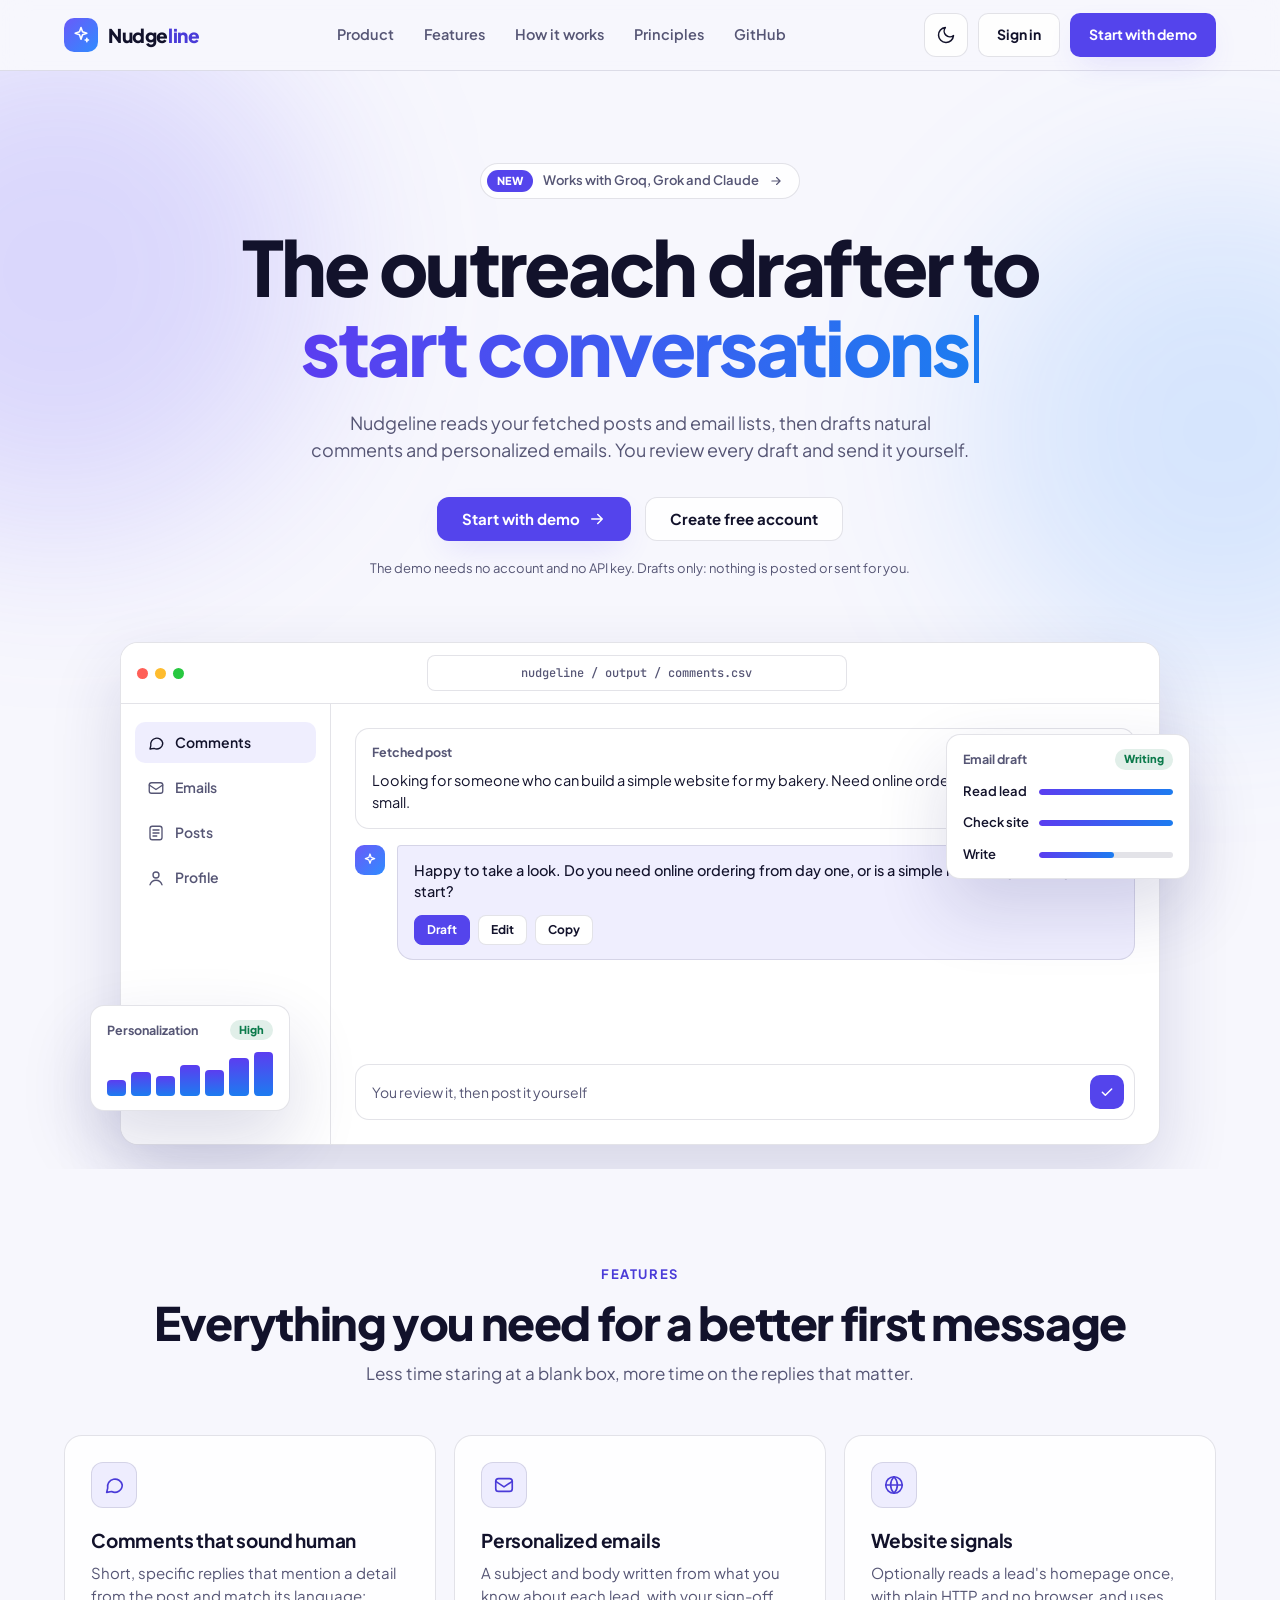
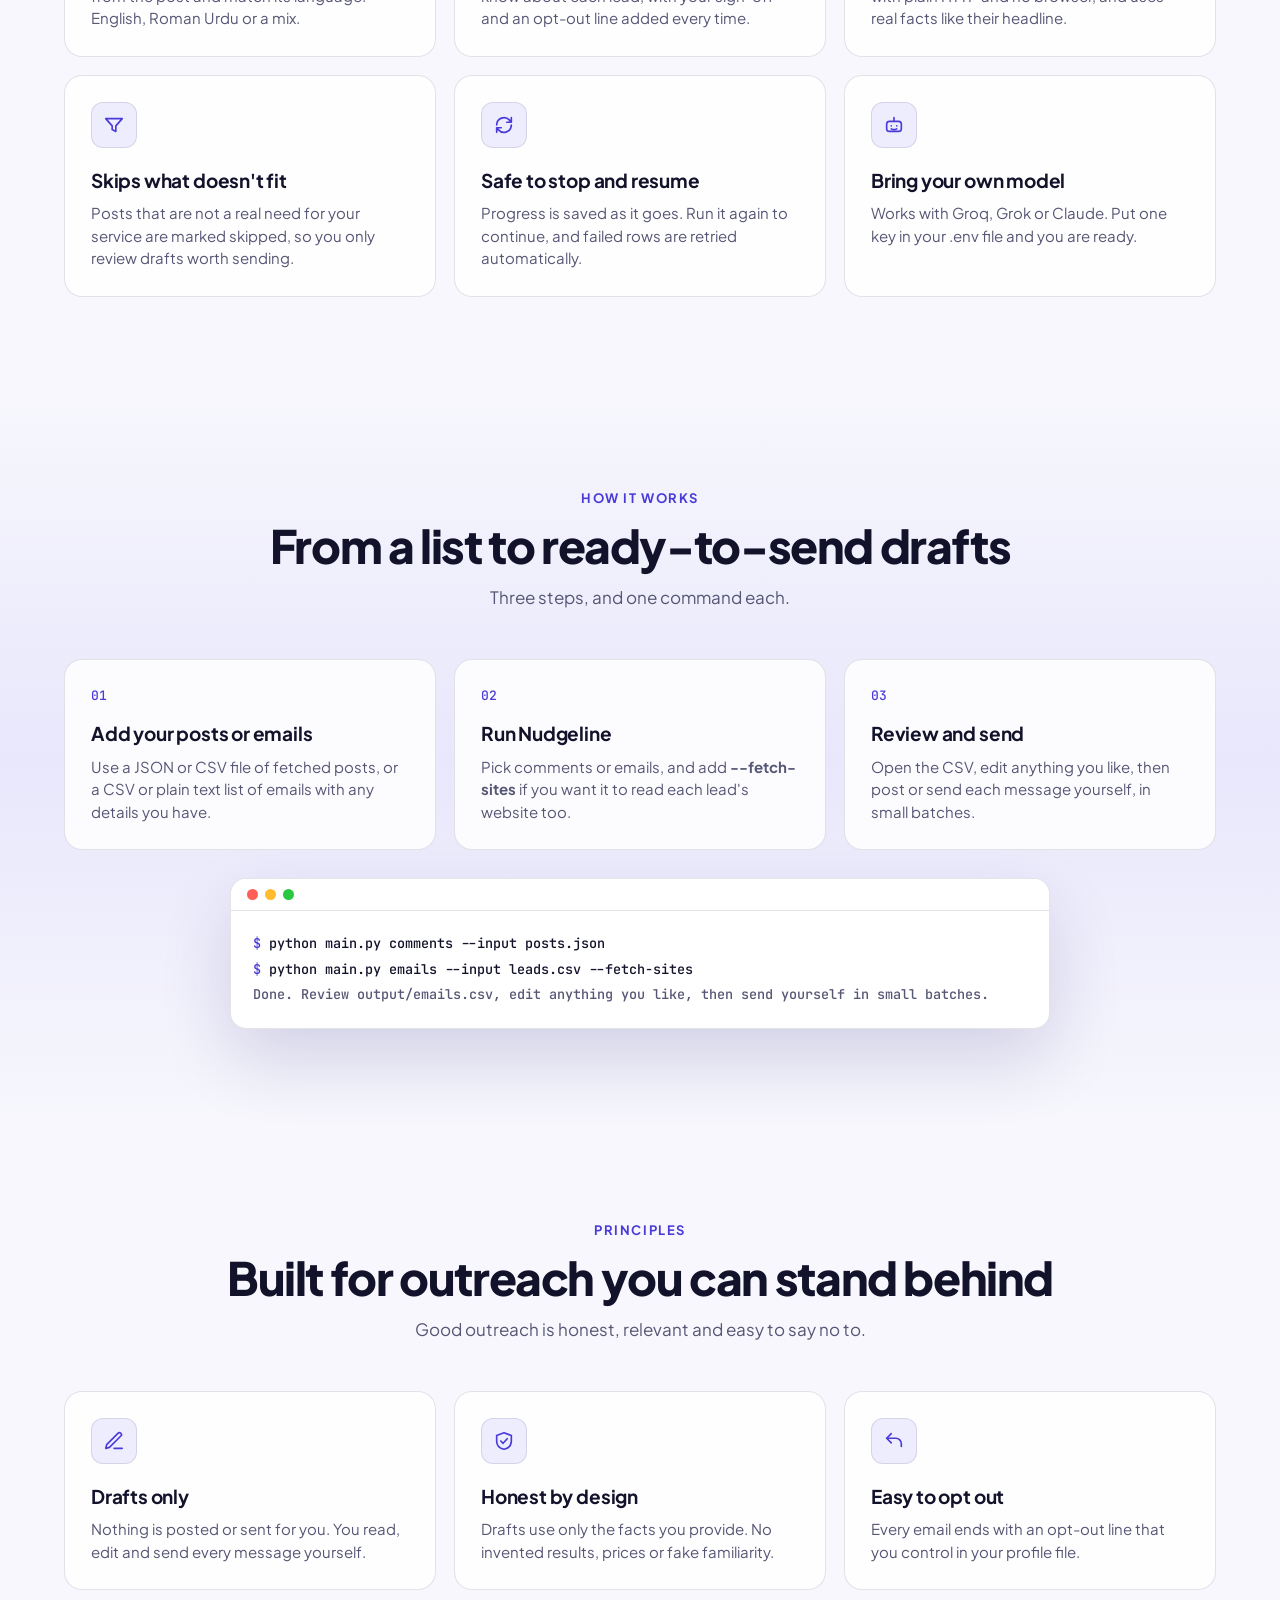
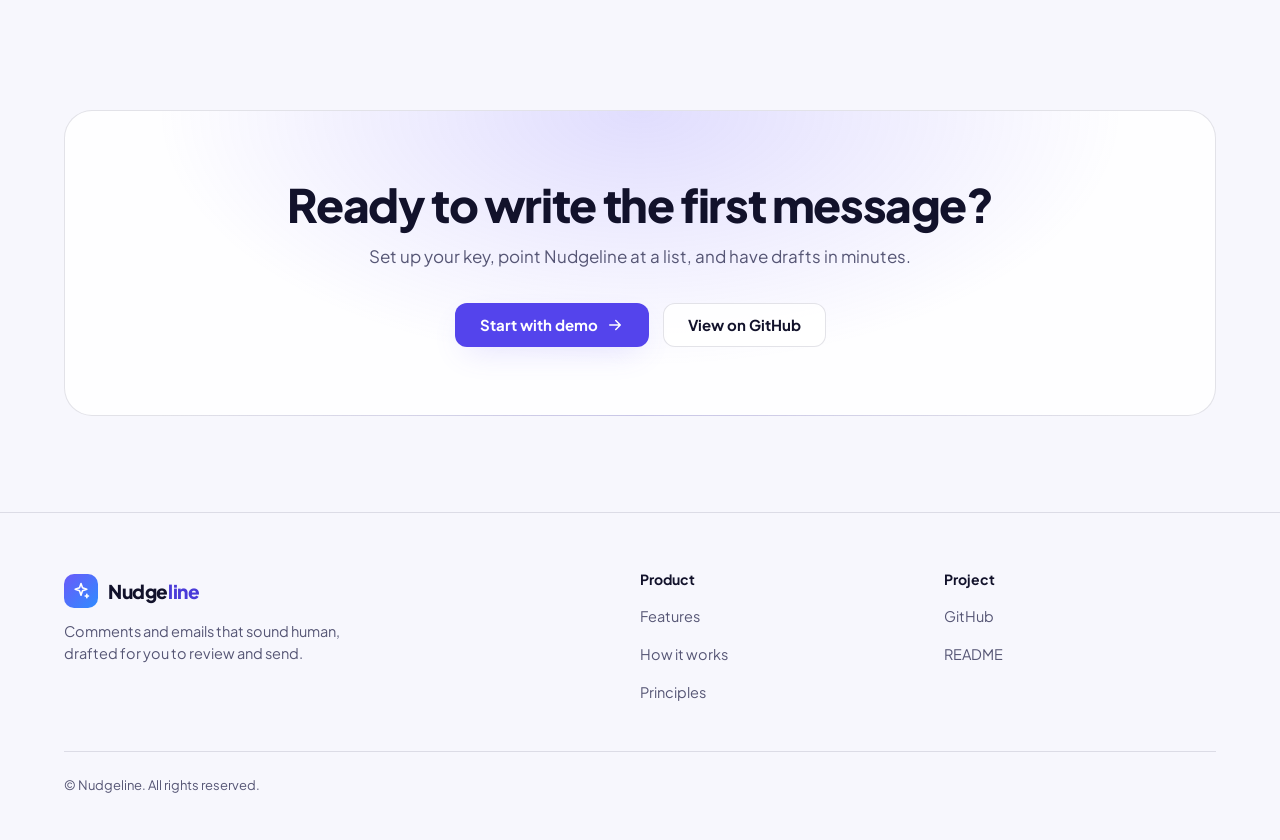
<file: frontend/index.html>
<!doctype html>
<html lang="en" data-theme="dark">
<head>
  <meta charset="utf-8">
  <meta name="viewport" content="width=device-width, initial-scale=1">
  <title>Nudgeline: comments and emails that sound human</title>
  <meta name="description" content="Nudgeline drafts natural comments and personalized emails for your leads. You review every draft and send it yourself.">
  <meta name="color-scheme" content="dark light">
  <!-- Set the theme before first paint: saved choice, else the visitor's OS setting. -->
  <script>
    (function () {
      var t;
      try { t = localStorage.getItem('nudgeline-theme'); } catch (e) {}
      if (t !== 'light' && t !== 'dark') {
        t = window.matchMedia && window.matchMedia('(prefers-color-scheme: light)').matches ? 'light' : 'dark';
      }
      document.documentElement.setAttribute('data-theme', t);
    })();
  </script>
  <link href="https://fonts.googleapis.com/css2?family=Plus+Jakarta+Sans:wght@400;500;600;700;800&family=JetBrains+Mono:wght@500&display=swap" rel="stylesheet">
  <link rel="stylesheet" href="styles.css">
</head>
<body id="top">

  <header class="nav-wrap">
    <div class="nav">
      <a class="brand" href="#top" aria-label="Nudgeline home">
        <span class="logo"><svg width="20" height="20" viewBox="0 0 24 24" fill="none" stroke="currentColor" stroke-width="1.9" stroke-linecap="round" stroke-linejoin="round" aria-hidden="true"><path d="M12 3l1.8 5.2L19 10l-5.2 1.8L12 17l-1.8-5.2L5 10l5.2-1.8z"/><path d="M19 16v4M17 18h4"/></svg></span>
        <span>Nudge<em>line</em></span>
      </a>
      <nav class="nav-links" aria-label="Primary">
        <a href="#product">Product</a>
        <a href="#features">Features</a>
        <a href="#how">How it works</a>
        <a href="#principles">Principles</a>
        <a href="https://github.com/Hafsa-Anwar65/NudgeLine" target="_blank" rel="noopener">GitHub</a>
      </nav>
      <div class="nav-actions">
        <button class="icon-btn" id="theme-toggle" type="button" aria-label="Switch to light mode" title="Switch to light mode">
          <svg class="i-sun" width="20" height="20" viewBox="0 0 24 24" fill="none" stroke="currentColor" stroke-width="1.8" stroke-linecap="round" stroke-linejoin="round" aria-hidden="true"><circle cx="12" cy="12" r="4"/><path d="M12 2v2M12 20v2M4.9 4.9l1.4 1.4M17.7 17.7l1.4 1.4M2 12h2M20 12h2M4.9 19.1l1.4-1.4M17.7 6.3l1.4-1.4"/></svg>
          <svg class="i-moon" width="20" height="20" viewBox="0 0 24 24" fill="none" stroke="currentColor" stroke-width="1.8" stroke-linecap="round" stroke-linejoin="round" aria-hidden="true"><path d="M21 12.8A9 9 0 1 1 11.2 3a7 7 0 0 0 9.8 9.8z"/></svg>
        </button>
        <a class="btn btn-ghost btn-sm" href="/app" data-app>Sign in</a>
        <a class="btn btn-primary btn-sm" href="/app?demo=1" data-app>Start with demo</a>
      </div>
    </div>
  </header>

  <main>
    <section class="hero">
      <div class="glow glow-1"></div>
      <div class="glow glow-2"></div>
      <div class="wrap">
        <a class="badge" href="#features">
          <span class="badge-new">New</span>
          <span>Works with Groq, Grok and Claude</span>
          <svg width="14" height="14" viewBox="0 0 24 24" fill="none" stroke="currentColor" stroke-width="2" stroke-linecap="round" stroke-linejoin="round" aria-hidden="true"><path d="M5 12h14M13 6l6 6-6 6"/></svg>
        </a>
        <h1 class="h1" aria-label="The outreach drafter to start conversations, write better emails, reply like a human">The outreach drafter to<br><span class="grad" id="typed">start conversations</span><span class="caret" aria-hidden="true"></span></h1>
        <p class="lead">Nudgeline reads your fetched posts and email lists, then drafts natural comments and personalized emails. You review every draft and send it yourself.</p>
        <div class="cta-row">
          <a class="btn btn-primary" href="/app?demo=1" data-app>Start with demo
            <svg width="18" height="18" viewBox="0 0 24 24" fill="none" stroke="currentColor" stroke-width="2" stroke-linecap="round" stroke-linejoin="round" aria-hidden="true"><path d="M5 12h14M13 6l6 6-6 6"/></svg>
          </a>
          <a class="btn btn-ghost" href="/app" data-app>Create free account</a>
        </div>
        <p class="fine">The demo needs no account and no API key. Drafts only: nothing is posted or sent for you.</p>
      </div>

      <div class="stage" id="product" aria-hidden="true">
        <div class="window">
          <div class="win-bar">
            <div class="dots"><span class="dot" style="background:#ff5f57"></span><span class="dot" style="background:#febc2e"></span><span class="dot" style="background:#28c840"></span></div>
            <div class="url">nudgeline / output / comments.csv</div>
            <div style="width:54px"></div>
          </div>
          <div class="win-body">
            <div class="side">
              <div class="side-item on"><svg width="18" height="18" viewBox="0 0 24 24" fill="none" stroke="currentColor" stroke-width="1.8" stroke-linecap="round" stroke-linejoin="round"><path d="M21 12a8 8 0 0 1-11.6 7.1L4 20l1.1-4.6A8 8 0 1 1 21 12z"/></svg>Comments</div>
              <div class="side-item"><svg width="18" height="18" viewBox="0 0 24 24" fill="none" stroke="currentColor" stroke-width="1.8" stroke-linecap="round" stroke-linejoin="round"><rect x="3" y="5" width="18" height="14" rx="3"/><path d="M3 8l9 6 9-6"/></svg>Emails</div>
              <div class="side-item"><svg width="18" height="18" viewBox="0 0 24 24" fill="none" stroke="currentColor" stroke-width="1.8" stroke-linecap="round" stroke-linejoin="round"><rect x="4" y="3" width="16" height="18" rx="3"/><path d="M8 8h8M8 12h8M8 16h5"/></svg>Posts</div>
              <div class="side-item"><svg width="18" height="18" viewBox="0 0 24 24" fill="none" stroke="currentColor" stroke-width="1.8" stroke-linecap="round" stroke-linejoin="round"><circle cx="12" cy="8" r="4"/><path d="M4 21c1.5-4 4.5-6 8-6s6.5 2 8 6"/></svg>Profile</div>
            </div>
            <div class="chat">
              <div class="post-card">
                <div class="post-meta"><span>Fetched post</span><span>Relevant</span></div>
                <p class="post-text">Looking for someone who can build a simple website for my bakery. Need online ordering if possible. Budget is small.</p>
              </div>
              <div class="reply">
                <span class="avatar"><svg width="16" height="16" viewBox="0 0 24 24" fill="none" stroke="currentColor" stroke-width="1.9" stroke-linecap="round" stroke-linejoin="round"><path d="M12 3l1.8 5.2L19 10l-5.2 1.8L12 17l-1.8-5.2L5 10l5.2-1.8z"/></svg></span>
                <div class="draft">
                  <p>Happy to take a look. Do you need online ordering from day one, or is a simple menu page enough to start?</p>
                  <div class="draft-actions"><span class="chip primary">Draft</span><span class="chip">Edit</span><span class="chip">Copy</span></div>
                </div>
              </div>
              <div class="composer">
                <span>You review it, then post it yourself</span>
                <span class="send"><svg width="16" height="16" viewBox="0 0 24 24" fill="none" stroke="currentColor" stroke-width="2.2" stroke-linecap="round" stroke-linejoin="round"><path d="M5 12.5l4.5 4.5L19 7.5"/></svg></span>
              </div>
            </div>
          </div>
        </div>

        <div class="float float-stat">
          <div class="float-title"><span>Personalization</span><span class="pill">High</span></div>
          <div class="bars">
            <span style="height:38%"></span><span style="height:55%"></span><span style="height:46%"></span><span style="height:72%"></span><span style="height:60%"></span><span style="height:88%"></span><span style="height:100%"></span>
          </div>
        </div>
        <div class="float float-run">
          <div class="float-title"><span>Email draft</span><span class="pill">Writing</span></div>
          <div class="run-step"><span class="run-label">Read lead</span><span class="track"><i style="width:100%"></i></span></div>
          <div class="run-step"><span class="run-label">Check site</span><span class="track"><i style="width:100%"></i></span></div>
          <div class="run-step"><span class="run-label">Write</span><span class="track"><i style="width:56%"></i></span></div>
        </div>
      </div>
    </section>

    <section class="section" id="features">
      <div class="wrap">
        <div class="head">
          <div class="eyebrow">Features</div>
          <h2 class="h2">Everything you need for a better first message</h2>
          <p class="sub">Less time staring at a blank box, more time on the replies that matter.</p>
        </div>
        <div class="grid3">
          <div class="card">
            <div class="ico"><svg width="22" height="22" viewBox="0 0 24 24" fill="none" stroke="currentColor" stroke-width="1.8" stroke-linecap="round" stroke-linejoin="round" aria-hidden="true"><path d="M21 12a8 8 0 0 1-11.6 7.1L4 20l1.1-4.6A8 8 0 1 1 21 12z"/></svg></div>
            <h3>Comments that sound human</h3>
            <p>Short, specific replies that mention a detail from the post and match its language: English, Roman Urdu or a mix.</p>
          </div>
          <div class="card">
            <div class="ico"><svg width="22" height="22" viewBox="0 0 24 24" fill="none" stroke="currentColor" stroke-width="1.8" stroke-linecap="round" stroke-linejoin="round" aria-hidden="true"><rect x="3" y="5" width="18" height="14" rx="3"/><path d="M3 8l9 6 9-6"/></svg></div>
            <h3>Personalized emails</h3>
            <p>A subject and body written from what you know about each lead, with your sign-off and an opt-out line added every time.</p>
          </div>
          <div class="card">
            <div class="ico"><svg width="22" height="22" viewBox="0 0 24 24" fill="none" stroke="currentColor" stroke-width="1.8" stroke-linecap="round" stroke-linejoin="round" aria-hidden="true"><circle cx="12" cy="12" r="9"/><path d="M3 12h18M12 3c2.5 2.6 3.7 5.6 3.7 9s-1.2 6.4-3.7 9c-2.5-2.6-3.7-5.6-3.7-9S9.5 5.6 12 3z"/></svg></div>
            <h3>Website signals</h3>
            <p>Optionally reads a lead's homepage once, with plain HTTP and no browser, and uses real facts like their headline.</p>
          </div>
          <div class="card">
            <div class="ico"><svg width="22" height="22" viewBox="0 0 24 24" fill="none" stroke="currentColor" stroke-width="1.8" stroke-linecap="round" stroke-linejoin="round" aria-hidden="true"><path d="M3 5h18l-7 8v6l-4-2v-4z"/></svg></div>
            <h3>Skips what doesn't fit</h3>
            <p>Posts that are not a real need for your service are marked skipped, so you only review drafts worth sending.</p>
          </div>
          <div class="card">
            <div class="ico"><svg width="22" height="22" viewBox="0 0 24 24" fill="none" stroke="currentColor" stroke-width="1.8" stroke-linecap="round" stroke-linejoin="round" aria-hidden="true"><path d="M4 12a8 8 0 0 1 14-5.3L20 9M20 4v5h-5M20 12a8 8 0 0 1-14 5.3L4 15M4 20v-5h5"/></svg></div>
            <h3>Safe to stop and resume</h3>
            <p>Progress is saved as it goes. Run it again to continue, and failed rows are retried automatically.</p>
          </div>
          <div class="card">
            <div class="ico"><svg width="22" height="22" viewBox="0 0 24 24" fill="none" stroke="currentColor" stroke-width="1.8" stroke-linecap="round" stroke-linejoin="round" aria-hidden="true"><rect x="4" y="8" width="16" height="11" rx="3"/><path d="M12 4v4M9 13h.01M15 13h.01M9 16.2c1.8 1 4.2 1 6 0"/></svg></div>
            <h3>Bring your own model</h3>
            <p>Works with Groq, Grok or Claude. Put one key in your .env file and you are ready.</p>
          </div>
        </div>
      </div>
    </section>

    <section class="section band" id="how">
      <div class="wrap">
        <div class="head">
          <div class="eyebrow">How it works</div>
          <h2 class="h2">From a list to ready-to-send drafts</h2>
          <p class="sub">Three steps, and one command each.</p>
        </div>
        <div class="grid3">
          <div class="card">
            <div class="step-num">01</div>
            <h3>Add your posts or emails</h3>
            <p>Use a JSON or CSV file of fetched posts, or a CSV or plain text list of emails with any details you have.</p>
          </div>
          <div class="card">
            <div class="step-num">02</div>
            <h3>Run Nudgeline</h3>
            <p>Pick comments or emails, and add <strong>--fetch-sites</strong> if you want it to read each lead's website too.</p>
          </div>
          <div class="card">
            <div class="step-num">03</div>
            <h3>Review and send</h3>
            <p>Open the CSV, edit anything you like, then post or send each message yourself, in small batches.</p>
          </div>
        </div>
        <div class="terminal">
          <div class="win-bar">
            <div class="dots"><span class="dot" style="background:#ff5f57"></span><span class="dot" style="background:#febc2e"></span><span class="dot" style="background:#28c840"></span></div>
          </div>
<pre><span class="p">$ </span>python main.py comments --input posts.json
<span class="p">$ </span>python main.py emails --input leads.csv --fetch-sites
<span class="c">Done. Review output/emails.csv, edit anything you like, then send yourself in small batches.</span></pre>
        </div>
      </div>
    </section>

    <section class="section" id="principles">
      <div class="wrap">
        <div class="head">
          <div class="eyebrow">Principles</div>
          <h2 class="h2">Built for outreach you can stand behind</h2>
          <p class="sub">Good outreach is honest, relevant and easy to say no to.</p>
        </div>
        <div class="grid3">
          <div class="card">
            <div class="ico"><svg width="22" height="22" viewBox="0 0 24 24" fill="none" stroke="currentColor" stroke-width="1.8" stroke-linecap="round" stroke-linejoin="round" aria-hidden="true"><path d="M12 20h9M16.5 3.5a2.1 2.1 0 0 1 3 3L7 19l-4 1 1-4z"/></svg></div>
            <h3>Drafts only</h3>
            <p>Nothing is posted or sent for you. You read, edit and send every message yourself.</p>
          </div>
          <div class="card">
            <div class="ico"><svg width="22" height="22" viewBox="0 0 24 24" fill="none" stroke="currentColor" stroke-width="1.8" stroke-linecap="round" stroke-linejoin="round" aria-hidden="true"><path d="M12 3l8 3v6c0 4.5-3.2 8-8 9-4.8-1-8-4.5-8-9V6z"/><path d="M8.5 12l2.5 2.5 4.5-5"/></svg></div>
            <h3>Honest by design</h3>
            <p>Drafts use only the facts you provide. No invented results, prices or fake familiarity.</p>
          </div>
          <div class="card">
            <div class="ico"><svg width="22" height="22" viewBox="0 0 24 24" fill="none" stroke="currentColor" stroke-width="1.8" stroke-linecap="round" stroke-linejoin="round" aria-hidden="true"><path d="M9 14l-5-5 5-5"/><path d="M4 9h10a6 6 0 0 1 6 6v3"/></svg></div>
            <h3>Easy to opt out</h3>
            <p>Every email ends with an opt-out line that you control in your profile file.</p>
          </div>
        </div>
      </div>
    </section>

    <section class="section" id="cta" style="padding-top:24px">
      <div class="wrap">
        <div class="cta">
          <h2 class="h2" style="margin-top:0">Ready to write the first message?</h2>
          <p class="sub">Set up your key, point Nudgeline at a list, and have drafts in minutes.</p>
          <div class="cta-row">
            <a class="btn btn-primary" href="/app?demo=1" data-app>Start with demo
              <svg width="18" height="18" viewBox="0 0 24 24" fill="none" stroke="currentColor" stroke-width="2" stroke-linecap="round" stroke-linejoin="round" aria-hidden="true"><path d="M5 12h14M13 6l6 6-6 6"/></svg>
            </a>
            <a class="btn btn-ghost" href="https://github.com/Hafsa-Anwar65/NudgeLine" target="_blank" rel="noopener">View on GitHub</a>
          </div>
        </div>
      </div>
    </section>
  </main>

  <footer class="footer" id="footer">
    <div class="wrap">
      <div class="foot-grid">
        <div class="foot-brand">
          <a class="brand" href="#top" aria-label="Nudgeline home">
            <span class="logo"><svg width="20" height="20" viewBox="0 0 24 24" fill="none" stroke="currentColor" stroke-width="1.9" stroke-linecap="round" stroke-linejoin="round" aria-hidden="true"><path d="M12 3l1.8 5.2L19 10l-5.2 1.8L12 17l-1.8-5.2L5 10l5.2-1.8z"/><path d="M19 16v4M17 18h4"/></svg></span>
            <span style="color:var(--text)">Nudge<em>line</em></span>
          </a>
          <p>Comments and emails that sound human, drafted for you to review and send.</p>
        </div>
        <div class="foot-col">
          <h4>Product</h4>
          <a href="#features">Features</a>
          <a href="#how">How it works</a>
          <a href="#principles">Principles</a>
        </div>
        <div class="foot-col">
          <h4>Project</h4>
          <a href="https://github.com/Hafsa-Anwar65/NudgeLine" target="_blank" rel="noopener">GitHub</a>
          <a href="https://github.com/Hafsa-Anwar65/NudgeLine#readme" target="_blank" rel="noopener">README</a>
        </div>
      </div>
      <div class="copy">© Nudgeline. All rights reserved.</div>
    </div>
  </footer>

  <script src="script.js"></script>
</body>
</html>
</file>
<file: frontend/styles.css>
/* Nudgeline landing page. Theme tokens live on <html data-theme="dark|light">. */

*, *::before, *::after { box-sizing: border-box; }
html { scroll-behavior: smooth; }
@media (prefers-reduced-motion: reduce) { html { scroll-behavior: auto; } }
body {
  margin: 0;
  font-family: 'Plus Jakarta Sans', system-ui, sans-serif;
  background: var(--bg);
  color: var(--text);
  line-height: 1.5;
  -webkit-font-smoothing: antialiased;
  overflow-x: hidden;
}
a { color: inherit; text-decoration: none; }
section[id], footer[id] { scroll-margin-top: 84px; }

:root[data-theme="dark"] {
  color-scheme: dark;
  --bg: #07070d; --bg-2: #0c0c16; --surface: rgba(255,255,255,.045); --surface-solid: #11111d;
  --border: rgba(255,255,255,.1); --text: #f3f3fb; --muted: #a4a4bb;
  --accent: #6a5af9; --accent-ink: #ffffff; --accent-text: #aaa0ff; --ico-bg: rgba(106,90,249,.16);
  --grad-a: #9b8cff; --grad-b: #57b0ff; --glow-a: rgba(106,90,249,.34); --glow-b: rgba(48,140,255,.24);
  --nav-bg: rgba(7,7,13,.72); --shadow: 0 30px 80px rgba(0,0,0,.55); --ok: #3ddc97; --ok-bg: rgba(61,220,151,.14);
}
:root[data-theme="light"] {
  color-scheme: light;
  --bg: #f7f7fd; --bg-2: #ffffff; --surface: rgba(255,255,255,.85); --surface-solid: #ffffff;
  --border: rgba(24,24,70,.12); --text: #12122b; --muted: #565675;
  --accent: #5444ec; --accent-ink: #ffffff; --accent-text: #4a3bd8; --ico-bg: rgba(84,68,236,.09);
  --grad-a: #5b3df0; --grad-b: #1d7cf0; --glow-a: rgba(106,90,249,.2); --glow-b: rgba(48,140,255,.16);
  --nav-bg: rgba(247,247,253,.8); --shadow: 0 30px 70px rgba(40,40,110,.16); --ok: #0b7a4b; --ok-bg: rgba(11,122,75,.12);
}

.wrap { max-width: 1200px; margin: 0 auto; padding: 0 24px; position: relative; }

/* nav */
.nav-wrap {
  position: sticky; top: 0; z-index: 20;
  background: var(--nav-bg);
  backdrop-filter: blur(14px); -webkit-backdrop-filter: blur(14px);
  border-bottom: 1px solid var(--border);
}
.nav { max-width: 1200px; margin: 0 auto; padding: 12px 24px; display: flex; align-items: center; justify-content: space-between; gap: 16px; flex-wrap: wrap; }
.brand { display: flex; align-items: center; gap: 10px; font-weight: 800; font-size: 19px; letter-spacing: -.02em; min-height: 44px; }
.brand em { font-style: normal; color: var(--accent-text); }
.logo { width: 34px; height: 34px; border-radius: 10px; display: grid; place-items: center; color: #fff; background: linear-gradient(135deg, #6a5af9, #2f8cff); }
.nav-links { display: flex; gap: 30px; font-size: 14.5px; font-weight: 600; color: var(--muted); }
.nav-links a { padding: 12px 0; }
.nav-links a:hover { color: var(--text); }
.nav-actions { display: flex; align-items: center; gap: 10px; }
@media (max-width: 860px) {
  .nav-links { order: 3; width: 100%; justify-content: space-between; gap: 12px; overflow-x: auto; }
}

/* buttons */
.btn {
  display: inline-flex; align-items: center; justify-content: center; gap: 8px;
  font-family: inherit; font-weight: 700; font-size: 15px; min-height: 44px;
  border-radius: 12px; padding: 0 24px; border: 1px solid transparent; cursor: pointer;
  transition: transform .15s ease, box-shadow .2s ease, background .2s ease;
}
.btn:hover { transform: translateY(-1px); }
.btn:focus-visible, .icon-btn:focus-visible, a:focus-visible { outline: 2px solid var(--accent); outline-offset: 3px; border-radius: 10px; }
.btn-primary { background: var(--accent); color: var(--accent-ink); box-shadow: 0 12px 32px -10px var(--glow-a); }
.btn-primary:hover { box-shadow: 0 16px 38px -8px var(--glow-a); }
.btn-ghost { background: var(--surface); border-color: var(--border); color: var(--text); }
.btn-sm { font-size: 14px; padding: 0 18px; border-radius: 10px; }
.icon-btn {
  width: 44px; height: 44px; border-radius: 12px; border: 1px solid var(--border);
  background: var(--surface); color: var(--text); display: grid; place-items: center; cursor: pointer;
  transition: background .2s ease;
}
.icon-btn:hover { background: var(--ico-bg); }
:root[data-theme="dark"] .i-moon { display: none; }
:root[data-theme="light"] .i-sun { display: none; }

/* hero */
.hero { position: relative; padding: 92px 0 24px; text-align: center; overflow: hidden; }
.glow { position: absolute; pointer-events: none; border-radius: 50%; filter: blur(90px); }
.glow-1 { width: 520px; height: 520px; left: -200px; top: -60px; background: var(--glow-a); }
.glow-2 { width: 480px; height: 480px; right: -180px; top: 120px; background: var(--glow-b); }
.badge { display: inline-flex; align-items: center; gap: 10px; padding: 6px 16px 6px 6px; border: 1px solid var(--border); background: var(--surface); border-radius: 999px; font-size: 13px; font-weight: 600; color: var(--muted); }
.badge:hover { border-color: var(--accent); }
.badge-new { background: var(--accent); color: var(--accent-ink); border-radius: 999px; padding: 3px 10px; font-size: 11px; font-weight: 800; letter-spacing: .06em; text-transform: uppercase; }
.h1 { font-size: clamp(40px, 6.4vw, 76px); line-height: 1.05; letter-spacing: -.035em; font-weight: 800; margin: 28px 0 22px; }
.grad {
  color: var(--grad-b);
  background: linear-gradient(90deg, var(--grad-a), var(--grad-b));
  -webkit-background-clip: text; background-clip: text; -webkit-text-fill-color: transparent;
}
.caret { display: inline-block; width: .06em; height: .9em; margin-left: .07em; background: var(--grad-b); vertical-align: -.08em; animation: blink 1s steps(1) infinite; }
@keyframes blink { 50% { opacity: 0; } }
@media (prefers-reduced-motion: reduce) {
  .caret { animation: none; }
  .btn, .card { transition: none; }
}
.lead { max-width: 660px; margin: 0 auto; font-size: 18px; color: var(--muted); }
.cta-row { display: flex; gap: 14px; justify-content: center; flex-wrap: wrap; margin-top: 34px; }
.fine { margin-top: 18px; font-size: 13px; color: var(--muted); }

/* product window */
.stage { position: relative; max-width: 1088px; margin: 64px auto 0; padding: 0 24px; }
.window { border: 1px solid var(--border); border-radius: 18px; background: var(--surface-solid); box-shadow: var(--shadow); overflow: hidden; text-align: left; }
.win-bar { display: flex; align-items: center; gap: 14px; padding: 12px 16px; border-bottom: 1px solid var(--border); background: var(--bg-2); }
.dots { display: flex; gap: 7px; }
.dot { width: 11px; height: 11px; border-radius: 50%; }
.url { flex: 1; max-width: 420px; margin: 0 auto; text-align: center; font-family: 'JetBrains Mono', monospace; font-weight: 500; font-size: 12px; color: var(--muted); background: var(--surface); border: 1px solid var(--border); border-radius: 8px; padding: 8px 12px; }
.win-body { display: grid; grid-template-columns: 210px minmax(0, 1fr); min-height: 440px; }
.side { border-right: 1px solid var(--border); padding: 18px 14px; display: flex; flex-direction: column; gap: 4px; background: var(--bg-2); }
.side-item { display: flex; align-items: center; gap: 10px; padding: 10px 12px; border-radius: 10px; font-size: 14px; font-weight: 600; color: var(--muted); }
.side-item.on { background: var(--ico-bg); color: var(--text); }
.chat { padding: 24px; display: flex; flex-direction: column; gap: 16px; }
.post-card { border: 1px solid var(--border); border-radius: 14px; padding: 14px 16px; background: var(--bg-2); }
.post-meta { display: flex; align-items: center; justify-content: space-between; gap: 8px; font-size: 12.5px; font-weight: 700; color: var(--muted); margin-bottom: 8px; }
.post-text { font-size: 14.5px; margin: 0; }
.reply { display: flex; gap: 12px; align-items: flex-start; }
.avatar { flex: none; width: 30px; height: 30px; border-radius: 9px; display: grid; place-items: center; color: #fff; background: linear-gradient(135deg, #6a5af9, #2f8cff); }
.draft { flex: 1; min-width: 0; background: var(--ico-bg); border: 1px solid var(--border); border-radius: 4px 16px 16px 16px; padding: 14px 16px; }
.draft p { margin: 0 0 12px; font-size: 14.5px; font-weight: 500; }
.draft-actions { display: flex; gap: 8px; flex-wrap: wrap; }
.chip { font-size: 12px; font-weight: 700; padding: 5px 12px; border-radius: 8px; border: 1px solid var(--border); background: var(--surface-solid); color: var(--text); }
.chip.primary { background: var(--accent); border-color: var(--accent); color: var(--accent-ink); }
.composer { margin-top: auto; border: 1px solid var(--border); border-radius: 14px; padding: 10px 10px 10px 16px; display: flex; justify-content: space-between; align-items: center; color: var(--muted); font-size: 14px; background: var(--bg-2); }
.send { width: 34px; height: 34px; border-radius: 10px; background: var(--accent); color: var(--accent-ink); display: grid; place-items: center; }
.float { position: absolute; background: var(--surface-solid); border: 1px solid var(--border); border-radius: 14px; box-shadow: var(--shadow); padding: 14px 16px; text-align: left; }
.float-stat { left: -6px; bottom: 34px; width: 200px; }
.float-run { right: -6px; top: 92px; width: 244px; }
.float-title { font-size: 12.5px; font-weight: 700; color: var(--muted); display: flex; align-items: center; justify-content: space-between; gap: 8px; }
.pill { font-size: 11px; font-weight: 800; border-radius: 999px; padding: 2px 9px; color: var(--ok); background: var(--ok-bg); }
.bars { display: flex; align-items: flex-end; gap: 5px; height: 44px; margin-top: 12px; }
.bars span { flex: 1; border-radius: 4px; background: linear-gradient(180deg, var(--grad-a), var(--grad-b)); }
.run-step { display: flex; align-items: center; gap: 10px; margin-top: 12px; font-size: 13px; font-weight: 600; }
.run-label { width: 66px; flex: none; }
.track { flex: 1; height: 6px; border-radius: 6px; background: var(--border); overflow: hidden; }
.track i { display: block; height: 100%; border-radius: 6px; background: linear-gradient(90deg, var(--grad-a), var(--grad-b)); }
@media (max-width: 900px) { .float { display: none; } }
@media (max-width: 760px) {
  .win-body { grid-template-columns: minmax(0, 1fr); }
  .side { display: none; }
}

/* sections */
.section { padding: 96px 0; position: relative; }
.head { text-align: center; }
.eyebrow { font-size: 13px; font-weight: 700; letter-spacing: .12em; text-transform: uppercase; color: var(--accent-text); }
.h2 { font-size: clamp(30px, 4vw, 46px); letter-spacing: -.03em; line-height: 1.1; font-weight: 800; margin: 12px 0 14px; }
.sub { color: var(--muted); font-size: 17px; max-width: 620px; margin: 0 auto; }
.grid3 { display: grid; grid-template-columns: repeat(auto-fit, minmax(min(100%, 300px), 1fr)); gap: 18px; margin-top: 48px; }
.card { background: var(--surface); border: 1px solid var(--border); border-radius: 18px; padding: 26px; transition: transform .2s ease, border-color .2s ease; }
.card:hover { transform: translateY(-3px); border-color: var(--accent); }
.ico { width: 46px; height: 46px; border-radius: 12px; display: grid; place-items: center; color: var(--accent-text); background: var(--ico-bg); border: 1px solid var(--border); margin-bottom: 18px; }
.card h3 { margin: 0 0 8px; font-size: 19px; letter-spacing: -.01em; }
.card p { margin: 0; color: var(--muted); font-size: 15px; }
.step-num { font-family: 'JetBrains Mono', monospace; font-weight: 500; font-size: 13px; color: var(--accent-text); margin-bottom: 14px; }
.band { background: linear-gradient(180deg, transparent, var(--ico-bg), transparent); }
.terminal { margin: 28px auto 0; max-width: 820px; border: 1px solid var(--border); border-radius: 16px; background: var(--surface-solid); box-shadow: var(--shadow); overflow: hidden; text-align: left; }
.terminal .win-bar { padding: 10px 16px; }
.terminal pre { margin: 0; padding: 20px 22px; overflow-x: auto; font-family: 'JetBrains Mono', monospace; font-weight: 500; font-size: 13.5px; line-height: 1.9; color: var(--text); }
.terminal .p { color: var(--accent-text); user-select: none; }
.terminal .c { color: var(--muted); }
.cta { border: 1px solid var(--border); border-radius: 28px; padding: 68px 28px; text-align: center; background: radial-gradient(60% 120% at 50% 0%, var(--glow-a), transparent 70%), var(--surface); }

/* footer */
.footer { border-top: 1px solid var(--border); padding: 56px 0 44px; color: var(--muted); font-size: 14.5px; }
.foot-grid { display: grid; grid-template-columns: minmax(0, 2fr) repeat(2, minmax(0, 1fr)); gap: 32px; }
.foot-col h4 { margin: 0 0 8px; color: var(--text); font-size: 14px; }
.foot-col a { display: block; padding: 8px 0; }
.foot-col a:hover { color: var(--text); }
.foot-brand p { max-width: 320px; margin: 8px 0 0; }
.copy { margin-top: 40px; padding-top: 24px; border-top: 1px solid var(--border); font-size: 13px; }
@media (max-width: 760px) {
  .foot-grid { grid-template-columns: repeat(2, minmax(0, 1fr)); }
  .foot-brand { grid-column: 1 / -1; }
}

/* pricing */
.plans { align-items: stretch; }
.plan { display: flex; flex-direction: column; gap: 14px; position: relative; }
.plan h3 { margin: 0; }
.plan .price { font-size: 40px; font-weight: 800; letter-spacing: -.03em; }
.plan .price small { font-size: 15px; font-weight: 600; color: var(--muted); letter-spacing: 0; }
.plan ul { list-style: none; margin: 0 0 8px; padding: 0; display: grid; gap: 8px; color: var(--muted); font-size: 15px; flex: 1; }
.plan li::before { content: "✓"; color: var(--accent-text); font-weight: 800; margin-right: 9px; }
.plan .btn { justify-content: center; }
.plan.featured { border-color: var(--accent); box-shadow: 0 0 0 1px var(--accent), 0 20px 60px -30px var(--accent); }
.plan .tag { position: absolute; top: -12px; right: 20px; background: var(--accent); color: var(--accent-ink); font-size: 12px; font-weight: 800; padding: 4px 12px; border-radius: 99px; }
</file>
